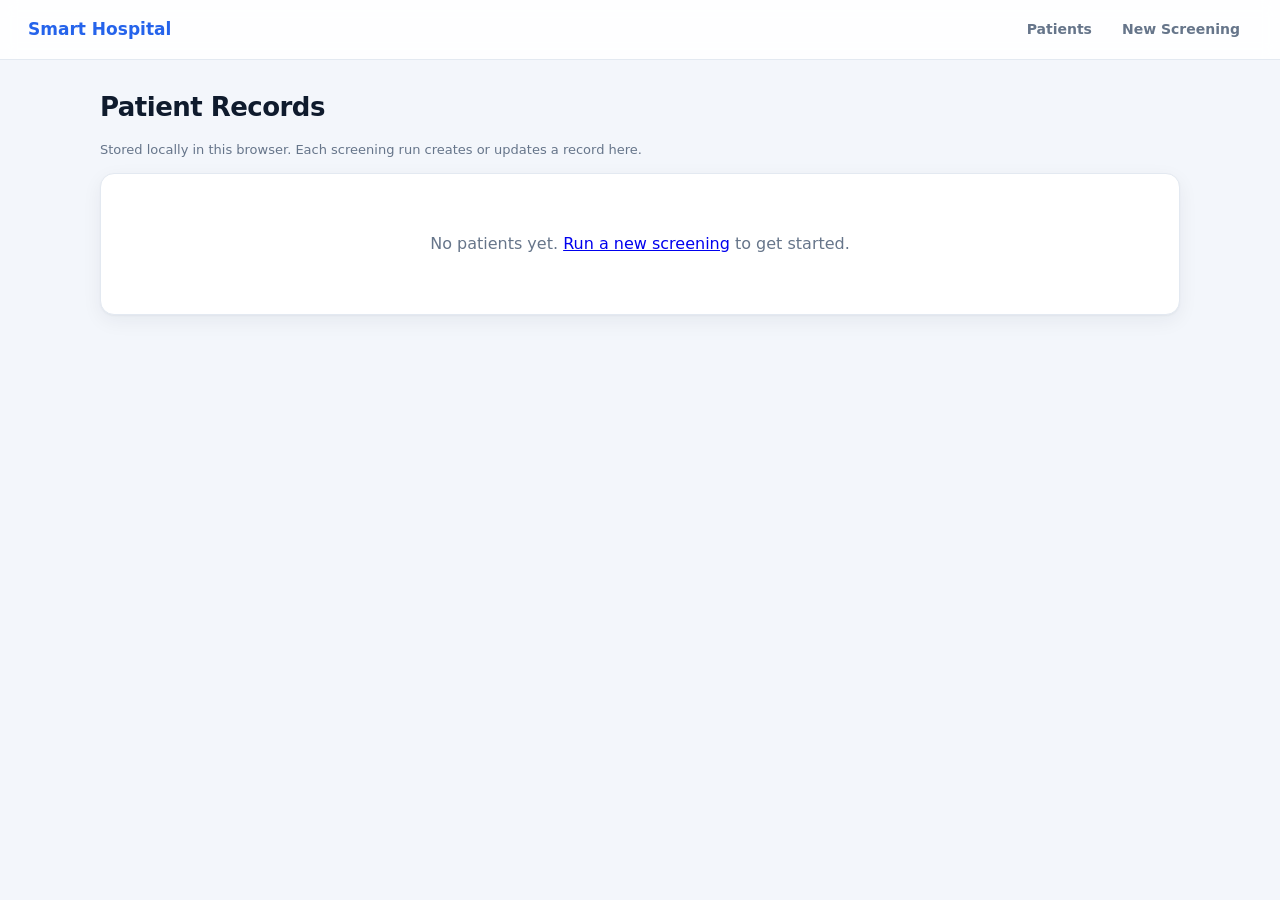
<file: frontend/index.html>
<!DOCTYPE html>
<html><head><meta charset="utf-8"><title>Patients \u2013 Smart Hospital</title>
<link rel="stylesheet" href="shared.css"></head>
<body>
<nav><span class="brand">Smart Hospital</span>
  <a href="index.html">Patients</a><a href="screening.html">New Screening</a></nav>
<main>
  <h1>Patient Records</h1>
  <p class="muted">Stored locally in this browser. Each screening run creates or updates a record here.</p>
  <div class="card" id="list"></div>
</main>
<script src="shared.js"></script>
<script>
  const patients = getPatients();
  const listEl = document.getElementById("list");
  if(patients.length === 0){
    listEl.innerHTML = `<div class="empty">No patients yet. <a href="screening.html">Run a new screening</a> to get started.</div>`;
  } else {
    listEl.innerHTML = patients.map(p => {
      const cat = p.lastResult ? p.lastResult.risk_category : null;
      const badge = cat ? `<span><span class="muted">${Math.round(p.lastResult.risk_score*100)}% &nbsp;</span><span class="badge ${cat}">${cat}</span></span>` : `<span class="muted">Not yet screened</span>`;
      const date = p.lastRunAt ? new Date(p.lastRunAt).toLocaleString() : "";
      return `<a class="patient-row" href="results.html?id=${p.id}">
        <span><strong>${p.name}</strong><br><span class="muted">${date}</span></span>${badge}</a>`;
    }).join("");
  }
</script>
</body></html>
</file>
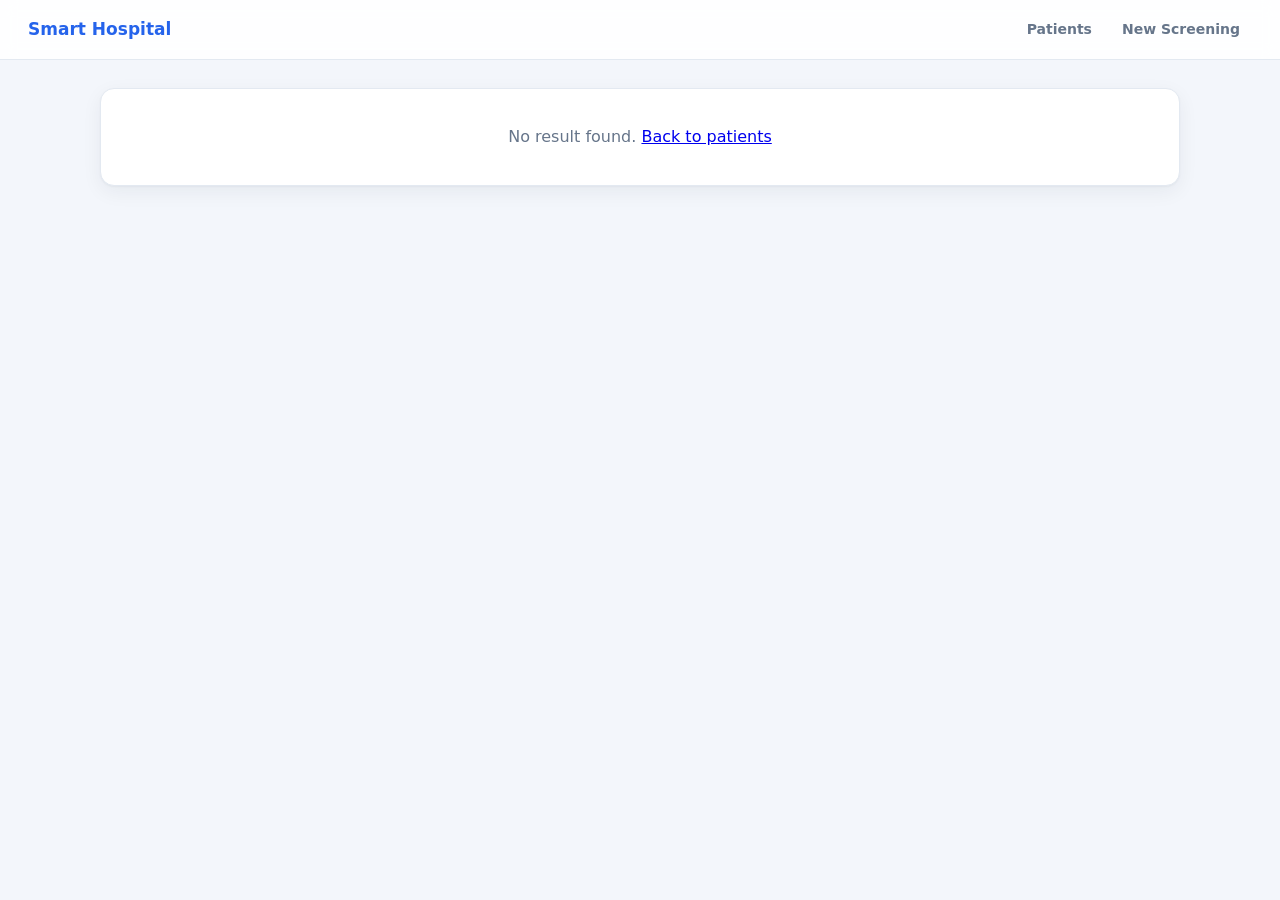
<file: frontend/results.html>
<!DOCTYPE html>
<html lang="en"><head><meta charset="utf-8"><meta name="viewport" content="width=device-width,initial-scale=1">
<title>Screening Report</title><link rel="stylesheet" href="shared.css"></head>
<body>
<nav><span class="brand">Smart Hospital</span><a href="index.html">Patients</a><a href="screening.html">New Screening</a></nav>
<main id="main"></main>
<script src="shared.js"></script><script src="clinical.js"></script>
<script>
const id = new URLSearchParams(location.search).get("id");
const patient = id && getPatient(id), main = document.getElementById("main");
const SRC = {kidney:"Kidney panel", liver:"Liver panel", diabetes:"Diabetes panel", urinalysis:"Urine strip", heart:"Heart"};
const COL = {Low:"#16a34a", Moderate:"#d97706", High:"#dc2626"};

if (!patient || !patient.lastResult) {
  main.innerHTML = `<div class="card empty">No result found. <a href="index.html">Back to patients</a></div>`;
} else {
  const r = patient.lastResult, inp = patient.inputs;
  const vals = inp ? {...inp.patient, ...inp.lab} : {};
  const rows = inp ? evaluateLabs(vals) : [];
  const out = rows.filter(x => x.level > 0), attn = rows.filter(x => x.level >= 3);
  const pct = Math.round(r.risk_score * 100);

  const contrib = Object.entries(r._debug_per_source_contribution || {}).filter(([, c]) => c.used);
  const total = contrib.reduce((s, [, c]) => s + c.weighted_contribution, 0) || 1;
  const top = contrib.slice().sort((a, b) => b[1].weighted_contribution - a[1].weighted_contribution)[0];
  const why = contrib.map(([s, c]) => {
    const share = Math.round(c.weighted_contribution / total * 100);
    return `<tr><td><strong>${SRC[s] || s}</strong></td><td>${Math.round(c.probability * 100)}%</td>
      <td>${c.effective_weight.toFixed(2)}</td>
      <td style="width:38%"><div class="bar-track"><div class="bar-fill" style="width:${share}%"></div></div></td><td>${share}%</td></tr>`;
  }).join("");

  const groups = ["Kidney", "Liver", "Metabolic"].map(g => {
    const rs = rows.filter(x => x.p.g === g); if (!rs.length) return "";
    return `<tr class="grp"><td colspan="4">${g}</td></tr>` + rs.map(x => `<tr class="${x.level ? "flag" : ""}">
      <td>${x.p.n}</td><td class="num"><strong>${x.v}</strong> <span class="muted">${x.p.u}</span>${x.dir ? (x.dir === "h" ? " &#9650;" : " &#9660;") : ""}</td>
      <td class="num muted">${rangeText(x)}</td><td><span class="pill l${x.level}">${LEVELS[x.level].n}</span></td></tr>`).join("");
  }).join("");

  const side = out.length ? out.slice().sort((a, b) => b.level - a.level).map(x => `<div class="note l${x.level}">
      <div class="note-h"><strong>${x.p.n}</strong> <span class="pill l${x.level}">${LEVELS[x.level].n}</span></div>
      <div class="muted">${x.v} ${x.p.u} (ref ${rangeText(x)})</div>
      <p>${x.note}</p><p class="act">${LEVELS[x.level].a}</p></div>`).join("")
    : `<p class="muted">${inp ? "All measured values are within reference ranges." : "Re-run this screening to see parameter-level interpretation."}</p>`;

  const flags = activeFlags(vals).map(f => `<span class="chip">${f}</span>`).join("") || `<span class="muted">None recorded</span>`;

  main.innerHTML = `
  <div class="head"><div><h1>${patient.name}</h1>
    <div class="muted">Age ${vals.age ?? "-"} &middot; ${vals.Gender || "-"} &middot; Screened ${new Date(patient.lastRunAt).toLocaleString()}</div></div>
    <div class="actions"><button class="btn-secondary" onclick="print()">Print report</button>
    <a href="screening.html"><button>New screening</button></a></div></div>

  <div class="card hero">
    <div class="ring" style="--p:${pct};--c:${COL[r.risk_category]}"><div><b>${pct}</b><span>risk score</span></div></div>
    <div class="hero-txt"><span class="badge ${r.risk_category}">${r.risk_category} risk</span>
      <span class="chip">Follow-up priority: ${r.follow_up_priority}</span>
      <p>${top ? `<strong>${SRC[top[0]]}</strong> is the biggest driver of this score (${Math.round(top[1].weighted_contribution / total * 100)}% of the total).` : ""}
      ${inp ? ` ${out.length} of ${rows.length} measured parameters are outside their reference range${attn.length ? `, and <strong>${attn.length} need the physician's attention</strong>` : ""}.` : ""}</p></div>
  </div>

  <div class="card"><h2>Why this score</h2>
    <table><thead><tr><th>Evidence source</th><th>Model probability</th><th>Weight</th><th>Influence on score</th><th></th></tr></thead><tbody>${why}</tbody></table>
    <p class="muted">Weight combines model confidence, source reliability, patient context (e.g. known conditions) and how abnormal the values are.</p></div>

  <div class="two-col">
    <div class="card"><h2>Results vs reference ranges</h2>${inp ? `<table><thead><tr><th>Parameter</th><th>Patient value</th><th>Normal range</th><th>Status</th></tr></thead><tbody>${groups}</tbody></table>
      <p class="muted">Ranges are standard adult values, adjusted for sex where relevant. &#9650; above range, &#9660; below range.</p>`
      : `<p class="muted">This record was saved before detailed values were stored. Run a new screening.</p>`}
      <h2 style="margin-top:20px">Clinical flags</h2><div>${flags}</div></div>
    <aside class="card side"><h2>Clinical interpretation</h2>${side}</aside>
  </div>

  <div class="card"><h2>Recommended actions</h2><ul class="plain">${r.recommended_actions.map(a => `<li>${a}</li>`).join("")}</ul>
    <p class="muted">${r.disclaimer} Interpretation notes are rule-based decision support, not a diagnosis.</p></div>`;
}
</script></body></html>
</file>
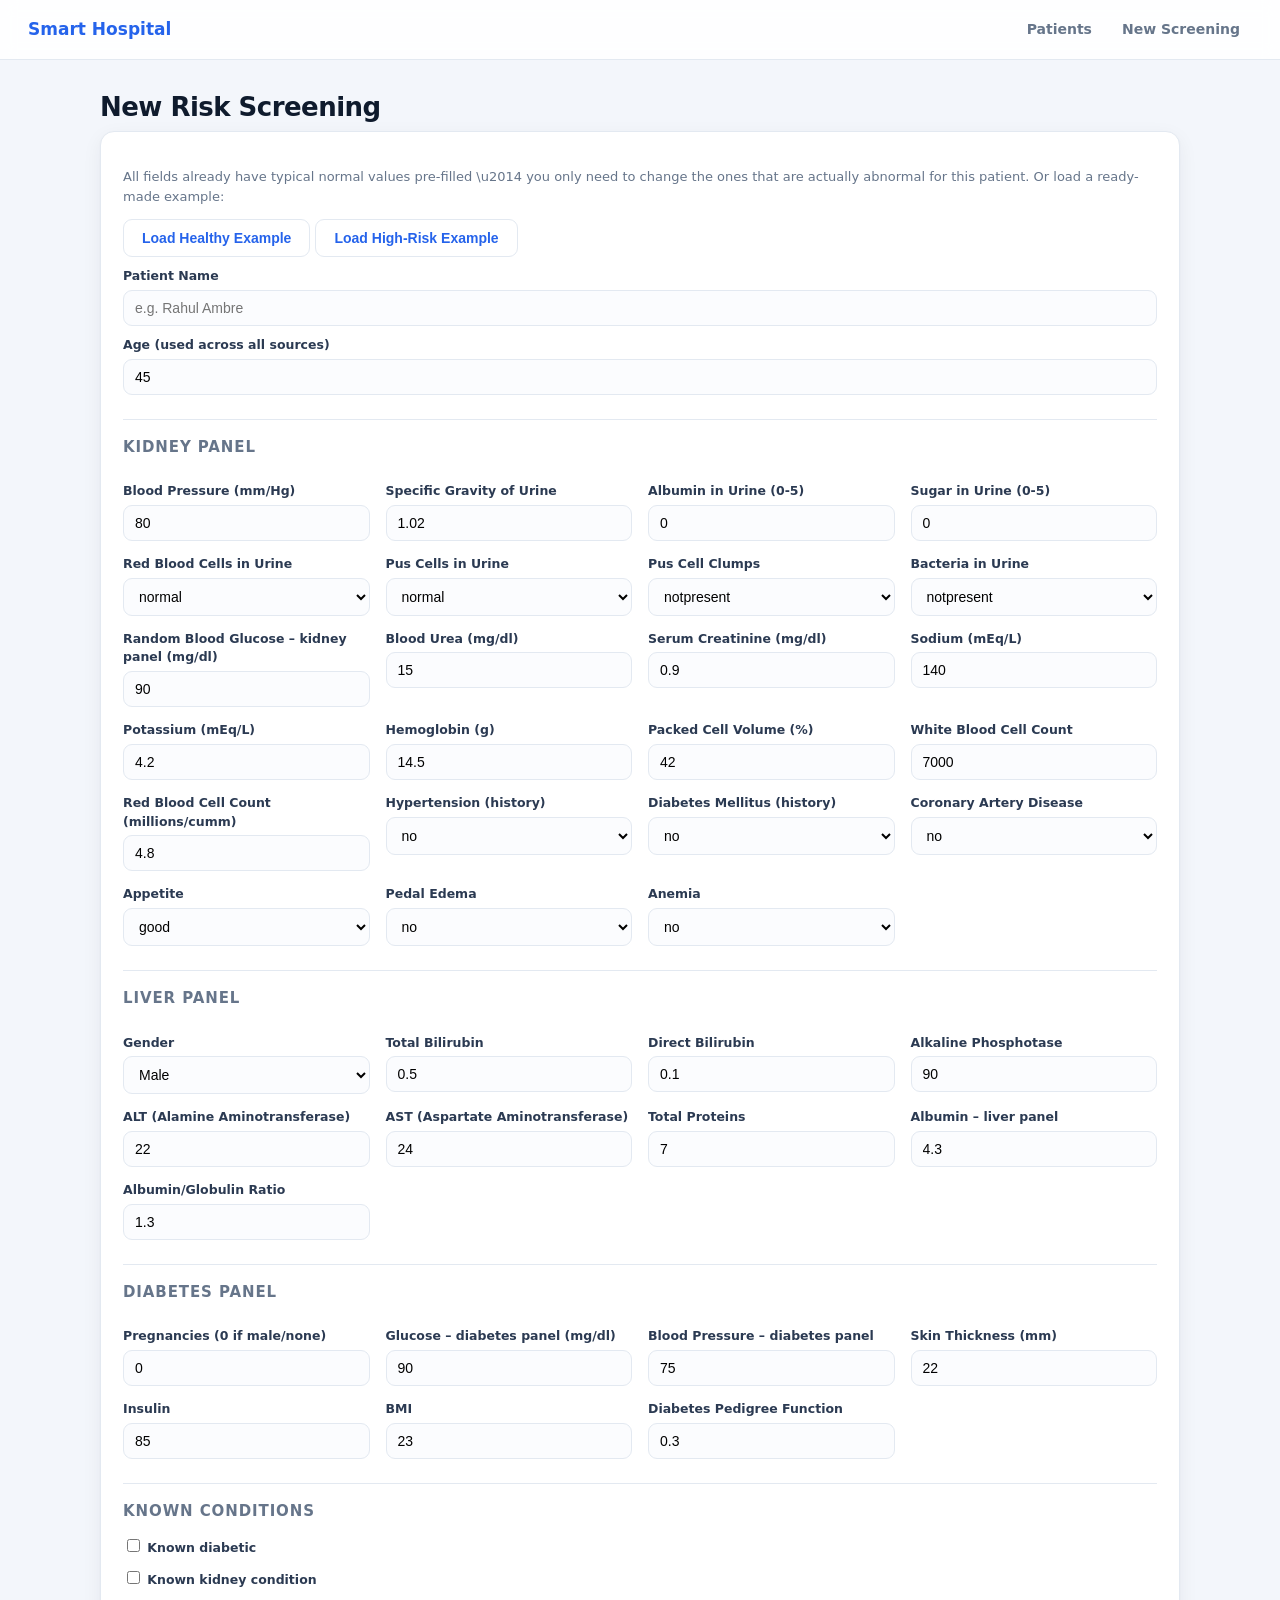
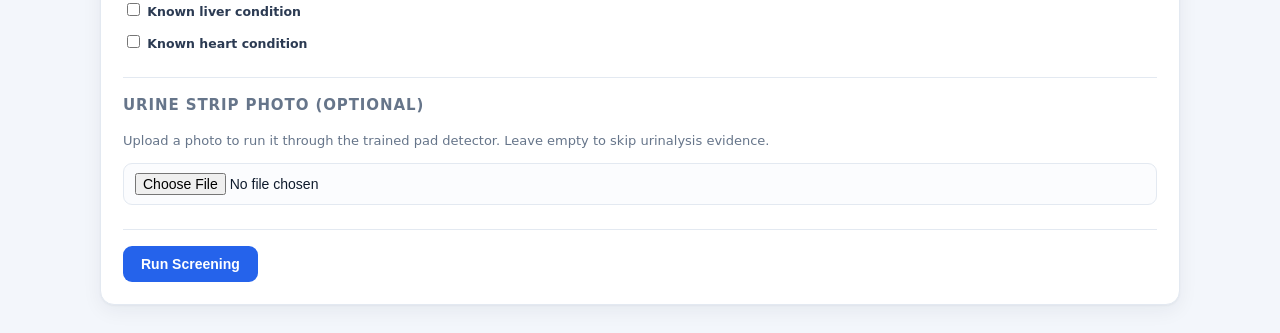
<file: frontend/screening.html>
<!DOCTYPE html>
<html><head><meta charset="utf-8"><title>New Screening \u2013 Smart Hospital</title>
<link rel="stylesheet" href="shared.css"></head>
<body>
<nav><span class="brand">Smart Hospital</span>
  <a href="index.html">Patients</a><a href="screening.html">New Screening</a></nav>
<main>
  <h1>New Risk Screening</h1>
  <div class="card">
    <p class="muted">All fields already have typical normal values pre-filled \u2014 you only need to change the ones that are actually abnormal for this patient. Or load a ready-made example:</p>
    <button type="button" class="btn-secondary" id="loadHealthy">Load Healthy Example</button>
    <button type="button" class="btn-secondary" id="loadHighRisk">Load High-Risk Example</button>

    <label>Patient Name</label><input id="patientName" type="text" placeholder="e.g. Rahul Ambre">
    <label>Age (used across all sources)</label><input id="patientAge" type="number" value="45">

    <div class="section-title"><h2>Kidney panel</h2></div>
    <div id="kidneyFields"></div>

    <div class="section-title"><h2>Liver panel</h2></div>
    <div id="liverFields"></div>

    <div class="section-title"><h2>Diabetes panel</h2></div>
    <div id="diabetesFields"></div>

    <div class="section-title"><h2>Known conditions</h2></div>
    <div id="conditionsFields"></div>

    <div class="section-title"><h2>Urine strip photo (optional)</h2></div>
    <p class="muted">Upload a photo to run it through the trained pad detector. Leave empty to skip urinalysis evidence.</p>
    <input id="urineFile" type="file" accept="image/*">

    <div class="section-title">
      <button id="submitBtn">Run Screening</button>
      <span id="status" class="muted"></span>
    </div>
  </div>
</main>
<script src="shared.js"></script>
<script>
  document.getElementById("conditionsFields").innerHTML = KNOWN_CONDITIONS.map(([key,label])=>
    `<label><input type="checkbox" data-cond="${key}" style="width:auto"> ${label}</label>`
  ).join("");
  renderFields(document.getElementById("kidneyFields"), KIDNEY_FIELDS);
  renderFields(document.getElementById("liverFields"), LIVER_FIELDS);
  renderFields(document.getElementById("diabetesFields"), DIABETES_FIELDS);

  function loadPreset(name){
    const p = PRESETS[name];
    document.getElementById("patientAge").value = p.age;
    applyPreset(document.getElementById("kidneyFields"), p.kidney);
    applyPreset(document.getElementById("liverFields"), p.liver);
    applyPreset(document.getElementById("diabetesFields"), p.diabetes);
  }
  document.getElementById("loadHealthy").onclick = () => loadPreset("healthy");
  document.getElementById("loadHighRisk").onclick = () => loadPreset("highRisk");

  document.getElementById("submitBtn").onclick = async () => {
    const statusEl = document.getElementById("status");
    const name = document.getElementById("patientName").value.trim();
    if(!name){ statusEl.textContent = "Enter a patient name first."; return; }
    const age = Number(document.getElementById("patientAge").value) || null;

    const patientObj = { age, ...collectFields(document.getElementById("kidneyFields")) };
    const labObj = {
      Age: age,
      ...collectFields(document.getElementById("liverFields")),
      ...collectFields(document.getElementById("diabetesFields")),
    };
    const conditions = [...document.querySelectorAll("[data-cond]")]
      .filter(el=>el.checked).map(el=>el.dataset.cond);
    const file = document.getElementById("urineFile").files[0] || null;

    statusEl.textContent = "Running screening\u2026";
    document.getElementById("submitBtn").disabled = true;
    try{
      const result = await callPredictFull(patientObj, labObj, conditions, file);
      const id = crypto.randomUUID();
      addPatient({ id, name, createdAt: new Date().toISOString(), lastResult: result, lastRunAt: new Date().toISOString(), inputs: { patient: patientObj, lab: labObj, conditions } });
      window.location.href = `results.html?id=${id}`;
    }catch(err){
      statusEl.textContent = "Error: " + err.message;
      document.getElementById("submitBtn").disabled = false;
    }
  };
</script>
</body></html>
</file>
<file: frontend/shared.css>
:root{--bg:#f3f6fb;--card:#fff;--text:#0f1b2d;--muted:#66758a;--border:#e3e9f1;--accent:#2563eb;
--low:#16a34a;--mod:#d97706;--high:#dc2626;--shadow:0 1px 2px rgba(15,27,45,.04),0 6px 20px rgba(15,27,45,.06)}
*{box-sizing:border-box}
body{margin:0;font-family:Inter,system-ui,"Segoe UI",Arial,sans-serif;background:var(--bg);color:var(--text);line-height:1.5}
nav{position:sticky;top:0;z-index:5;background:rgba(255,255,255,.9);backdrop-filter:blur(8px);
border-bottom:1px solid var(--border);padding:12px 28px;display:flex;gap:6px;align-items:center}
nav a{color:var(--muted);text-decoration:none;font-weight:600;font-size:14px;padding:7px 12px;border-radius:8px}
nav a:hover{background:var(--bg);color:var(--text)}
nav .brand{font-weight:800;margin-right:auto;font-size:17px;color:var(--accent)}
main{max-width:1120px;margin:28px auto;padding:0 20px}
.card{background:var(--card);border:1px solid var(--border);border-radius:14px;padding:22px;margin-bottom:18px;box-shadow:var(--shadow)}
h1{font-size:26px;margin:0 0 4px;letter-spacing:-.02em}
h2{font-size:15px;margin:0 0 14px;text-transform:uppercase;letter-spacing:.06em;color:var(--muted)}
.muted{color:var(--muted);font-size:13px}
.grid{display:grid;grid-template-columns:repeat(auto-fill,minmax(230px,1fr));gap:4px 16px}
label{display:block;font-size:12.5px;margin:10px 0 4px;font-weight:600;color:#2b3a52}
input,select{width:100%;padding:9px 11px;border:1px solid var(--border);border-radius:9px;font-size:14px;background:#fbfcfe}
input:focus,select:focus{outline:2px solid #bfd3ff;border-color:var(--accent);background:#fff}
button{background:var(--accent);color:#fff;border:0;padding:10px 18px;border-radius:9px;font-weight:700;cursor:pointer;font-size:14px}
button:hover{filter:brightness(1.08)}button:disabled{opacity:.6}
.btn-secondary{background:#fff;color:var(--accent);border:1px solid var(--border)}
.badge{display:inline-block;padding:5px 14px;border-radius:20px;font-size:13px;font-weight:700;color:#fff}
.badge.Low{background:var(--low)}.badge.Moderate{background:var(--mod)}.badge.High{background:var(--high)}
.chip{display:inline-block;background:var(--bg);border:1px solid var(--border);border-radius:20px;padding:3px 11px;font-size:12.5px;margin:2px 4px 2px 0}
.patient-row{display:flex;justify-content:space-between;align-items:center;padding:14px 8px;border-bottom:1px solid var(--border);text-decoration:none;color:var(--text);border-radius:8px}
.patient-row:hover{background:var(--bg)}
.bar-row{margin:10px 0}
.bar-track{background:#e9eef6;border-radius:6px;height:10px;overflow:hidden}
.bar-fill{height:100%;background:linear-gradient(90deg,#60a5fa,var(--accent));border-radius:6px}
ul.plain{padding-left:18px;margin:6px 0}
.empty{color:var(--muted);text-align:center;padding:36px}
.section-title{margin-top:24px;border-top:1px solid var(--border);padding-top:16px}
.head{display:flex;justify-content:space-between;align-items:flex-end;margin-bottom:18px;gap:12px;flex-wrap:wrap}
.actions{display:flex;gap:8px}
.hero{display:flex;gap:28px;align-items:center;flex-wrap:wrap}
.ring{--p:0;--c:#2563eb;width:132px;height:132px;border-radius:50%;flex:none;display:grid;place-items:center;
background:conic-gradient(var(--c) calc(var(--p)*1%),#e9eef6 0)}
.ring>div{width:104px;height:104px;border-radius:50%;background:#fff;display:flex;flex-direction:column;align-items:center;justify-content:center}
.ring b{font-size:34px;line-height:1}.ring span{font-size:11px;color:var(--muted)}
.hero-txt{flex:1;min-width:260px}.hero-txt p{margin:10px 0 0}
table{width:100%;border-collapse:collapse;font-size:14px}
th{text-align:left;font-size:12px;color:var(--muted);font-weight:600;padding:8px;border-bottom:1px solid var(--border)}
td{padding:9px 8px;border-bottom:1px solid var(--border)}
td.num{white-space:nowrap}
tr.grp td{background:var(--bg);font-weight:700;font-size:12px;text-transform:uppercase;letter-spacing:.05em;color:var(--muted)}
tr.flag td:first-child{border-left:3px solid var(--mod)}
.two-col{display:grid;grid-template-columns:1.5fr 1fr;gap:18px;align-items:start}
.side{position:sticky;top:76px;max-height:calc(100vh - 100px);overflow:auto}
.note{border-left:4px solid var(--border);padding:8px 12px;margin-bottom:12px;background:#fafbfd;border-radius:0 8px 8px 0}
.note p{margin:6px 0 0;font-size:13.5px}.note .act{font-weight:600}
.note-h{display:flex;justify-content:space-between;gap:8px;align-items:center}
.pill{font-size:11.5px;font-weight:700;padding:2px 9px;border-radius:12px;white-space:nowrap}
.l0{background:#e8f6ee;color:#15803d}.l1{background:#fef6d8;color:#8a6a00}.l2{background:#ffedd5;color:#b45309}
.l3{background:#fee2e2;color:#b91c1c}.l4{background:#b91c1c;color:#fff}
.note.l1{border-color:#eab308}.note.l2{border-color:#f97316}.note.l3{border-color:#ef4444}.note.l4{border-color:#7f1d1d}
@media(max-width:860px){.two-col{grid-template-columns:1fr}.side{position:static;max-height:none}}
@media print{nav,.actions{display:none}body{background:#fff}.card{box-shadow:none;break-inside:avoid}.side{position:static;max-height:none}}
</file>
